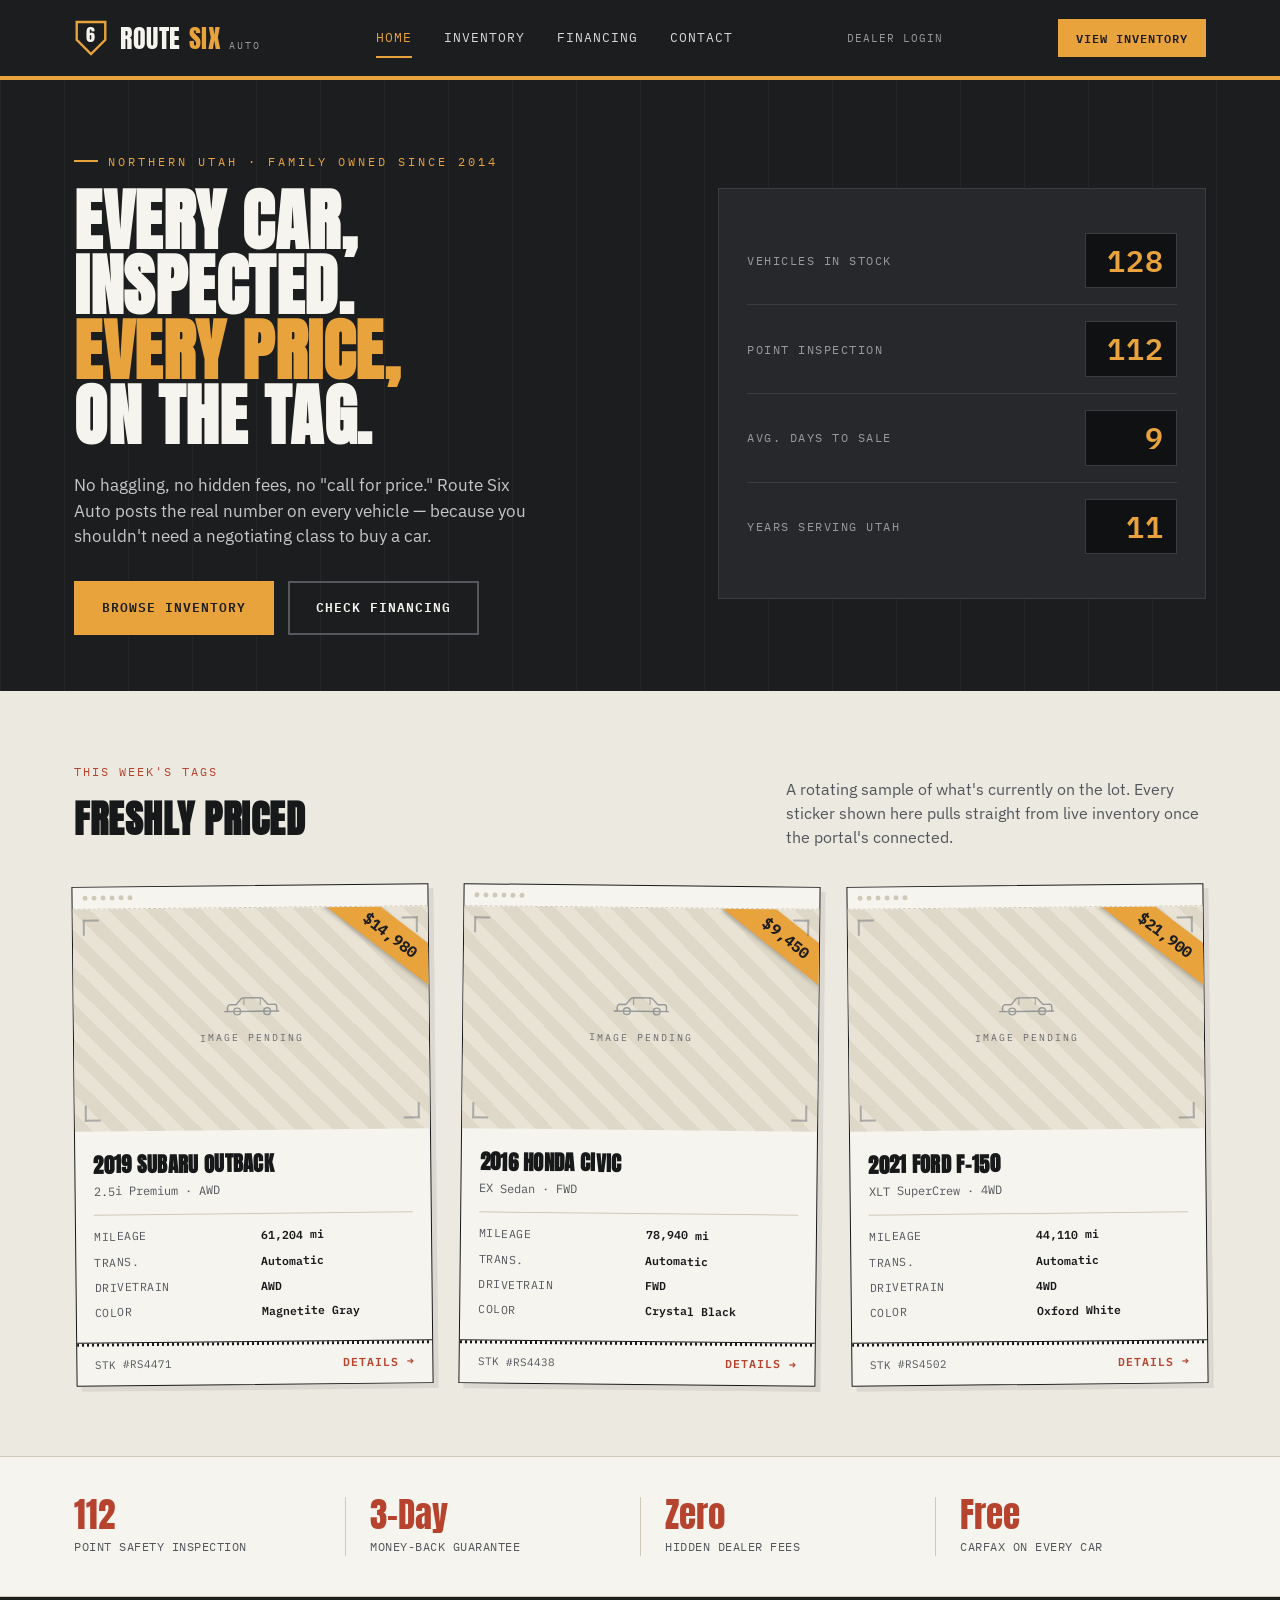
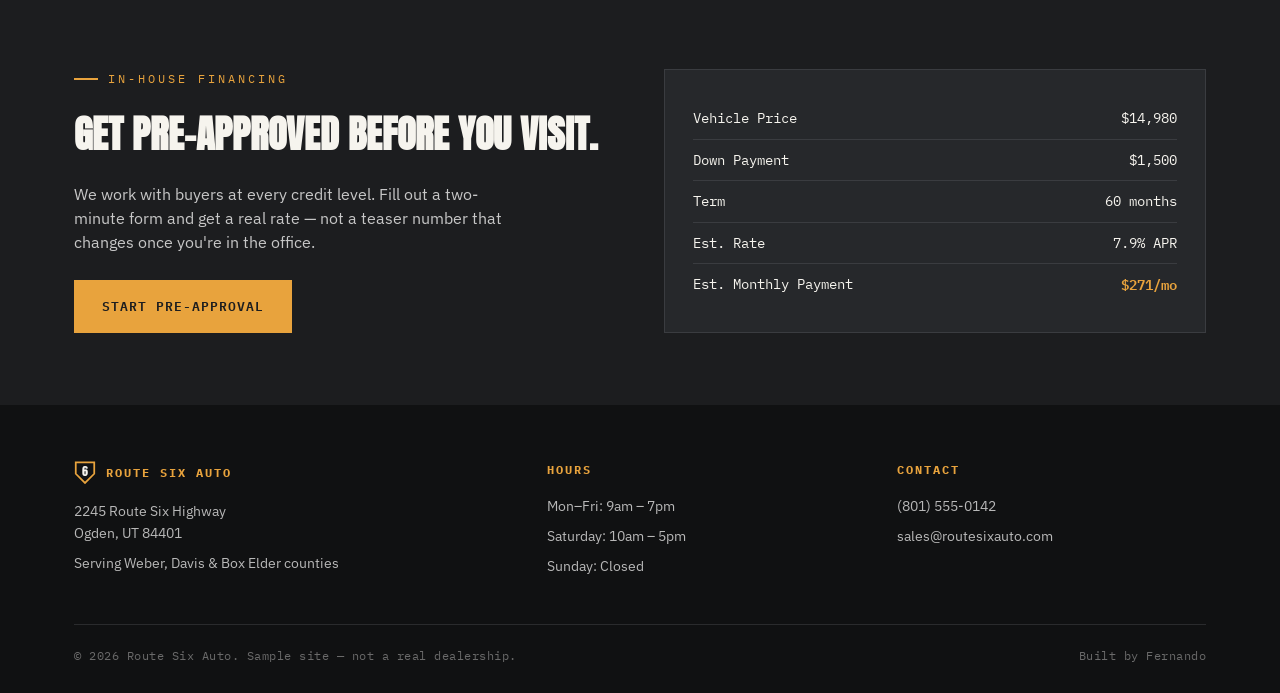
<file: index.html>
<!DOCTYPE html>
<html lang="en">
<head>
<meta charset="UTF-8">
<meta name="viewport" content="width=device-width, initial-scale=1.0">
<title>Route Six Auto — Used Cars, Honest Prices</title>
<meta name="description" content="Route Six Auto is a used car dealership offering inspected vehicles, transparent pricing, and in-house financing options.">
<link rel="icon" href="favicon.svg" type="image/svg+xml">
<link rel="preconnect" href="https://fonts.googleapis.com">
<link href="https://fonts.googleapis.com/css2?family=Anton&family=IBM+Plex+Mono:wght@400;500;600;700&family=IBM+Plex+Sans:wght@400;500;600&display=swap" rel="stylesheet">
<link rel="stylesheet" href="styles.css">
</head>
<body>

<header class="site-header">
  <div class="wrap">
    <a href="index.html" class="logo">
      <svg class="logo-mark" viewBox="0 0 100 104" aria-hidden="true">
        <path d="M8 6 H92 V58 L50 100 L8 58 Z"/>
        <text x="50" y="66" text-anchor="middle">6</text>
      </svg>
      <span class="logo-text">ROUTE <span>SIX</span><small>AUTO</small></span>
    </a>
    <nav class="main-nav">
      <a href="index.html" class="active">Home</a>
      <a href="inventory.html">Inventory</a>
      <a href="index.html#financing">Financing</a>
      <a href="index.html#contact">Contact</a>
    </nav>
    <a href="https://portal.potentianetwork.com/login" class="staff-login">Dealer Login</a>
    <a href="inventory.html" class="nav-cta">View Inventory</a>
  </div>
</header>

<section class="hero">
  <div class="wrap hero-grid">
    <div>
      <span class="eyebrow">Northern Utah · Family Owned Since 2014</span>
      <h1>Every car,<br>inspected.<br><em>Every price,</em><br>on the tag.</h1>
      <p class="lede">No haggling, no hidden fees, no "call for price." Route Six Auto posts the real number on every vehicle — because you shouldn't need a negotiating class to buy a car.</p>
      <div class="hero-actions">
        <a href="inventory.html" class="btn btn-primary">Browse Inventory</a>
        <a href="#financing" class="btn btn-outline">Check Financing</a>
      </div>
    </div>
    <div class="odometer-panel">
      <div class="odometer-row">
        <span class="odometer-label">Vehicles in Stock</span>
        <span class="odometer-value" data-target="128">000</span>
      </div>
      <div class="odometer-row">
        <span class="odometer-label">Point Inspection</span>
        <span class="odometer-value" data-target="112">000</span>
      </div>
      <div class="odometer-row">
        <span class="odometer-label">Avg. Days to Sale</span>
        <span class="odometer-value" data-target="9">00</span>
      </div>
      <div class="odometer-row">
        <span class="odometer-label">Years Serving Utah</span>
        <span class="odometer-value" data-target="11">00</span>
      </div>
    </div>
  </div>
</section>

<section class="section">
  <div class="wrap">
    <div class="section-head">
      <div>
        <span class="section-tag">This Week's Tags</span>
        <h2>Freshly Priced</h2>
      </div>
      <p>A rotating sample of what's currently on the lot. Every sticker shown here pulls straight from live inventory once the portal's connected.</p>
    </div>

    <div class="card-grid" id="featured-grid">

      <article class="sticker-card">
        <div class="sticker-perf"><span></span><span></span><span></span><span></span><span></span><span></span></div>
        <div class="sticker-photo">
          <div class="corner-tag">$14,980</div>
          <div class="frame-corner tl"></div>
          <div class="frame-corner tr"></div>
          <div class="frame-corner bl"></div>
          <div class="frame-corner br"></div>
          <div class="photo-placeholder">
            <svg class="car-icon" viewBox="0 0 120 60" xmlns="http://www.w3.org/2000/svg" fill="none" stroke="currentColor" stroke-width="3" stroke-linecap="round" stroke-linejoin="round">
              <path d="M10 40 L10 32 Q10 28 14 26 L28 26 L38 14 Q40 12 44 12 L78 12 Q82 12 84 15 L94 26 L108 26 Q112 26 112 32 L112 40"/>
              <line x1="4" y1="40" x2="116" y2="40"/>
              <circle cx="30" cy="40" r="7"/>
              <circle cx="92" cy="40" r="7"/>
              <line x1="44" y1="12" x2="44" y2="26" stroke-width="2"/>
              <line x1="78" y1="12" x2="78" y2="26" stroke-width="2"/>
            </svg>
            <span class="photo-label">Image Pending</span>
          </div>
        </div>
        <div class="sticker-body">
          <h3>2019 Subaru Outback</h3>
          <p class="sticker-trim">2.5i Premium · AWD</p>
          <dl class="spec-grid">
            <dt>Mileage</dt><dd>61,204 mi</dd>
            <dt>Trans.</dt><dd>Automatic</dd>
            <dt>Drivetrain</dt><dd>AWD</dt>
            <dt>Color</dt><dd>Magnetite Gray</dd>
          </dl>
        </div>
        <div class="sticker-footer">
          <span class="sticker-stock">STK #RS4471</span>
          <a href="inventory.html" class="sticker-link">Details →</a>
        </div>
      </article>

      <article class="sticker-card">
        <div class="sticker-perf"><span></span><span></span><span></span><span></span><span></span><span></span></div>
        <div class="sticker-photo">
          <div class="corner-tag">$9,450</div>
          <div class="frame-corner tl"></div>
          <div class="frame-corner tr"></div>
          <div class="frame-corner bl"></div>
          <div class="frame-corner br"></div>
          <div class="photo-placeholder">
            <svg class="car-icon" viewBox="0 0 120 60" xmlns="http://www.w3.org/2000/svg" fill="none" stroke="currentColor" stroke-width="3" stroke-linecap="round" stroke-linejoin="round">
              <path d="M10 40 L10 32 Q10 28 14 26 L28 26 L38 14 Q40 12 44 12 L78 12 Q82 12 84 15 L94 26 L108 26 Q112 26 112 32 L112 40"/>
              <line x1="4" y1="40" x2="116" y2="40"/>
              <circle cx="30" cy="40" r="7"/>
              <circle cx="92" cy="40" r="7"/>
              <line x1="44" y1="12" x2="44" y2="26" stroke-width="2"/>
              <line x1="78" y1="12" x2="78" y2="26" stroke-width="2"/>
            </svg>
            <span class="photo-label">Image Pending</span>
          </div>
        </div>
        <div class="sticker-body">
          <h3>2016 Honda Civic</h3>
          <p class="sticker-trim">EX Sedan · FWD</p>
          <dl class="spec-grid">
            <dt>Mileage</dt><dd>78,940 mi</dd>
            <dt>Trans.</dt><dd>Automatic</dd>
            <dt>Drivetrain</dt><dd>FWD</dt>
            <dt>Color</dt><dd>Crystal Black</dd>
          </dl>
        </div>
        <div class="sticker-footer">
          <span class="sticker-stock">STK #RS4438</span>
          <a href="inventory.html" class="sticker-link">Details →</a>
        </div>
      </article>

      <article class="sticker-card">
        <div class="sticker-perf"><span></span><span></span><span></span><span></span><span></span><span></span></div>
        <div class="sticker-photo">
          <div class="corner-tag">$21,900</div>
          <div class="frame-corner tl"></div>
          <div class="frame-corner tr"></div>
          <div class="frame-corner bl"></div>
          <div class="frame-corner br"></div>
          <div class="photo-placeholder">
            <svg class="car-icon" viewBox="0 0 120 60" xmlns="http://www.w3.org/2000/svg" fill="none" stroke="currentColor" stroke-width="3" stroke-linecap="round" stroke-linejoin="round">
              <path d="M10 40 L10 32 Q10 28 14 26 L28 26 L38 14 Q40 12 44 12 L78 12 Q82 12 84 15 L94 26 L108 26 Q112 26 112 32 L112 40"/>
              <line x1="4" y1="40" x2="116" y2="40"/>
              <circle cx="30" cy="40" r="7"/>
              <circle cx="92" cy="40" r="7"/>
              <line x1="44" y1="12" x2="44" y2="26" stroke-width="2"/>
              <line x1="78" y1="12" x2="78" y2="26" stroke-width="2"/>
            </svg>
            <span class="photo-label">Image Pending</span>
          </div>
        </div>
        <div class="sticker-body">
          <h3>2021 Ford F-150</h3>
          <p class="sticker-trim">XLT SuperCrew · 4WD</p>
          <dl class="spec-grid">
            <dt>Mileage</dt><dd>44,110 mi</dd>
            <dt>Trans.</dt><dd>Automatic</dd>
            <dt>Drivetrain</dt><dd>4WD</dt>
            <dt>Color</dt><dd>Oxford White</dd>
          </dl>
        </div>
        <div class="sticker-footer">
          <span class="sticker-stock">STK #RS4502</span>
          <a href="inventory.html" class="sticker-link">Details →</a>
        </div>
      </article>

    </div>
  </div>
</section>

<section class="trust-strip">
  <div class="wrap trust-grid">
    <div class="trust-item">
      <div class="num">112</div>
      <div class="label">Point Safety Inspection</div>
    </div>
    <div class="trust-item">
      <div class="num">3-Day</div>
      <div class="label">Money-Back Guarantee</div>
    </div>
    <div class="trust-item">
      <div class="num">Zero</div>
      <div class="label">Hidden Dealer Fees</div>
    </div>
    <div class="trust-item">
      <div class="num">Free</div>
      <div class="label">Carfax on Every Car</div>
    </div>
  </div>
</section>

<section class="financing" id="financing">
  <div class="wrap">
    <div>
      <span class="eyebrow" style="color:var(--amber)">In-House Financing</span>
      <h2>Get pre-approved before you visit.</h2>
      <p>We work with buyers at every credit level. Fill out a two-minute form and get a real rate — not a teaser number that changes once you're in the office.</p>
      <a href="#contact" class="btn btn-primary">Start Pre-Approval</a>
    </div>
    <div class="calc-box">
      <div class="calc-row"><span>Vehicle Price</span><span>$14,980</span></div>
      <div class="calc-row"><span>Down Payment</span><span>$1,500</span></div>
      <div class="calc-row"><span>Term</span><span>60 months</span></div>
      <div class="calc-row"><span>Est. Rate</span><span>7.9% APR</span></div>
      <div class="calc-row"><span>Est. Monthly Payment</span><span class="est">$271/mo</span></div>
    </div>
  </div>
</section>

<footer class="site-footer" id="contact">
  <div class="wrap">
    <div class="footer-grid">
      <div>
        <div class="footer-brand">
          <svg class="footer-mark" viewBox="0 0 100 104" aria-hidden="true"><path d="M8 6 H92 V58 L50 100 L8 58 Z"/><text x="50" y="66" text-anchor="middle">6</text></svg>
          <h4>Route Six Auto</h4>
        </div>
        <p>2245 Route Six Highway<br>Ogden, UT 84401</p>
        <p>Serving Weber, Davis &amp; Box Elder counties</p>
      </div>
      <div>
        <h4>Hours</h4>
        <p>Mon–Fri: 9am – 7pm</p>
        <p>Saturday: 10am – 5pm</p>
        <p>Sunday: Closed</p>
      </div>
      <div>
        <h4>Contact</h4>
        <p>(801) 555-0142</p>
        <p>sales@routesixauto.com</p>
      </div>
    </div>
    <div class="footer-bottom">
      <span>© 2026 Route Six Auto. Sample site — not a real dealership.</span>
      <span>Built by Fernando</span>
    </div>
  </div>
</footer>

<script src="script.js"></script>
</body>
</html>
</file>
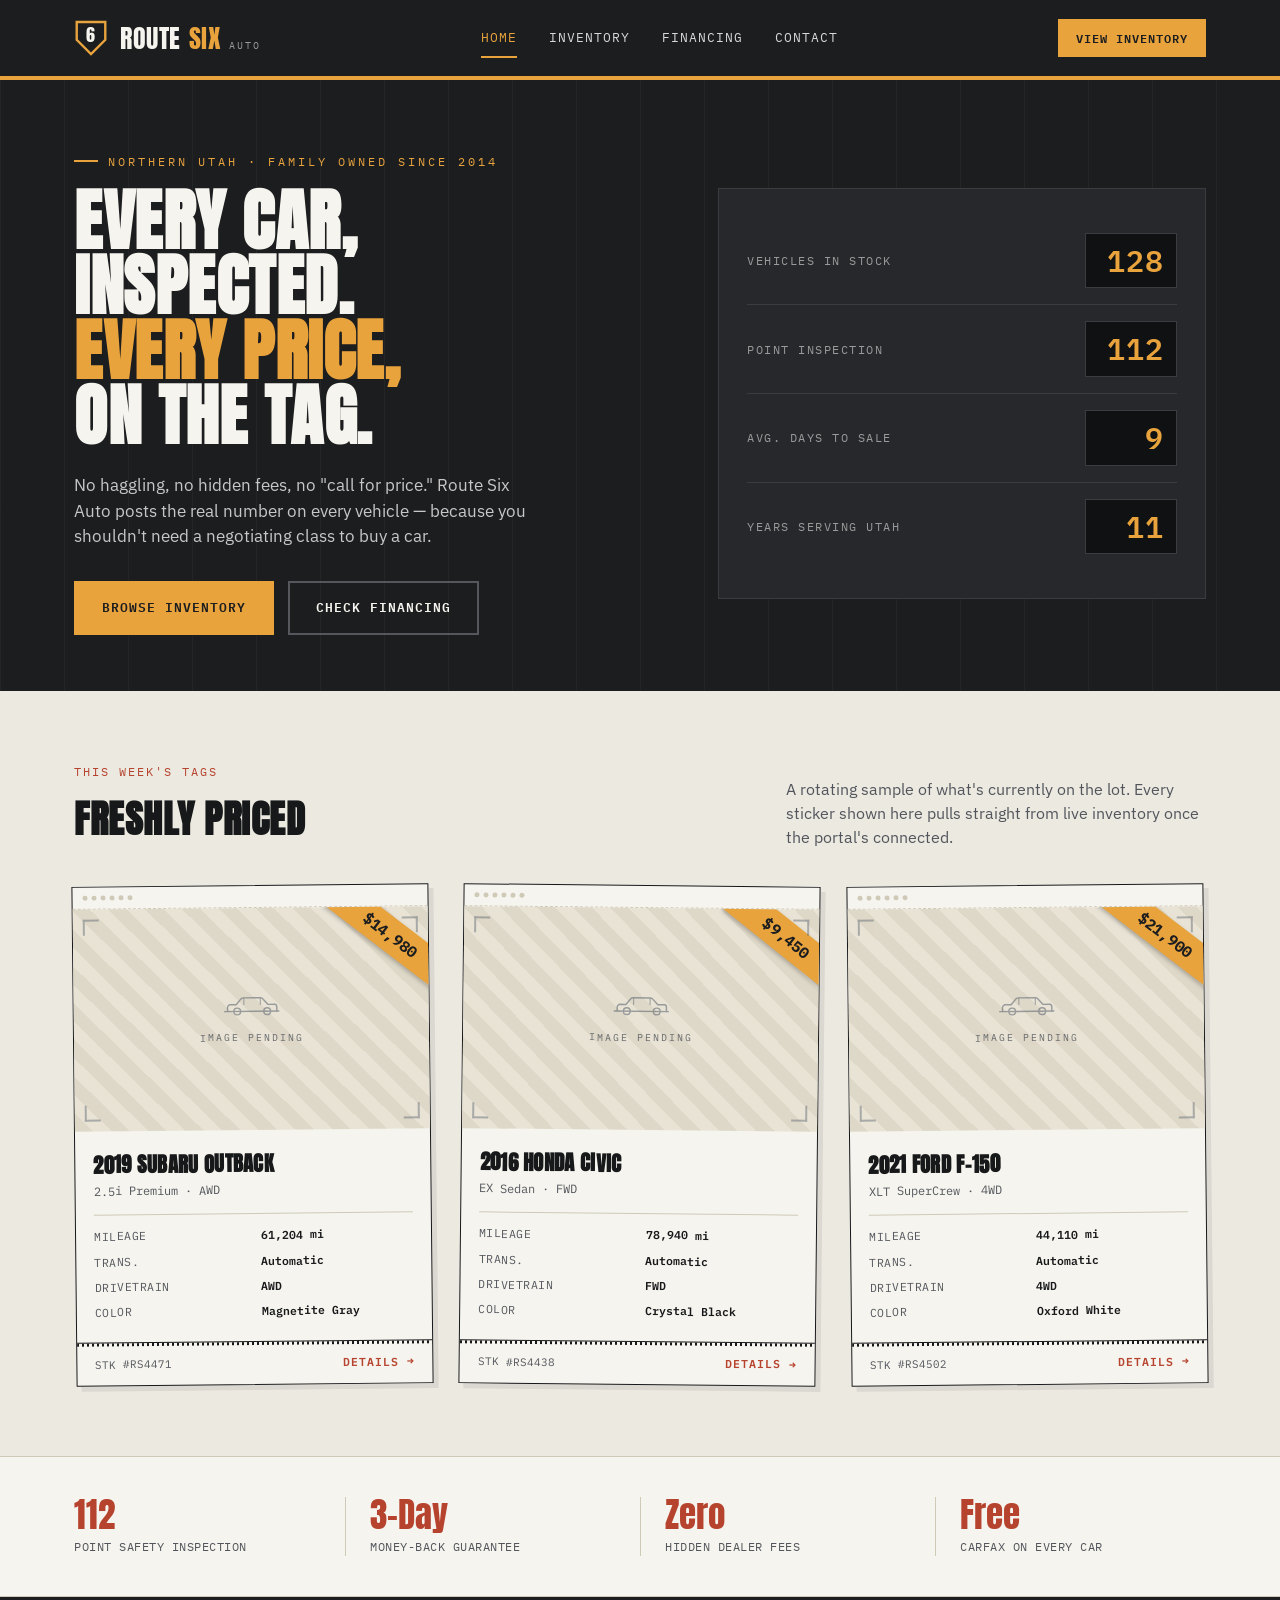
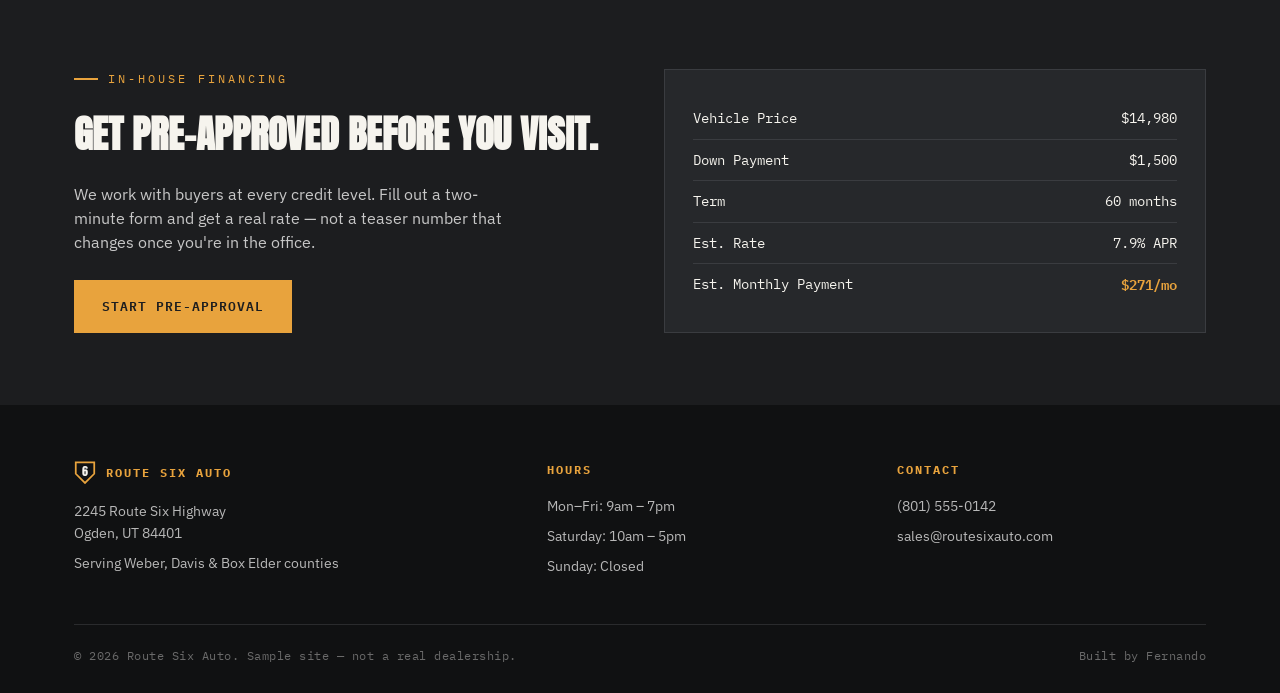
<file: index 18.html>
<!DOCTYPE html>
<html lang="en">
<head>
<meta charset="UTF-8">
<meta name="viewport" content="width=device-width, initial-scale=1.0">
<title>Route Six Auto — Used Cars, Honest Prices</title>
<meta name="description" content="Route Six Auto is a used car dealership offering inspected vehicles, transparent pricing, and in-house financing options.">
<link rel="icon" href="favicon.svg" type="image/svg+xml">
<link rel="preconnect" href="https://fonts.googleapis.com">
<link href="https://fonts.googleapis.com/css2?family=Anton&family=IBM+Plex+Mono:wght@400;500;600;700&family=IBM+Plex+Sans:wght@400;500;600&display=swap" rel="stylesheet">
<link rel="stylesheet" href="styles.css">
</head>
<body>

<header class="site-header">
  <div class="wrap">
    <a href="index.html" class="logo">
      <svg class="logo-mark" viewBox="0 0 100 104" aria-hidden="true">
        <path d="M8 6 H92 V58 L50 100 L8 58 Z"/>
        <text x="50" y="66" text-anchor="middle">6</text>
      </svg>
      <span class="logo-text">ROUTE <span>SIX</span><small>AUTO</small></span>
    </a>
    <nav class="main-nav">
      <a href="index.html" class="active">Home</a>
      <a href="inventory.html">Inventory</a>
      <a href="index.html#financing">Financing</a>
      <a href="index.html#contact">Contact</a>
    </nav>
    <a href="inventory.html" class="nav-cta">View Inventory</a>
  </div>
</header>

<section class="hero">
  <div class="wrap hero-grid">
    <div>
      <span class="eyebrow">Northern Utah · Family Owned Since 2014</span>
      <h1>Every car,<br>inspected.<br><em>Every price,</em><br>on the tag.</h1>
      <p class="lede">No haggling, no hidden fees, no "call for price." Route Six Auto posts the real number on every vehicle — because you shouldn't need a negotiating class to buy a car.</p>
      <div class="hero-actions">
        <a href="inventory.html" class="btn btn-primary">Browse Inventory</a>
        <a href="#financing" class="btn btn-outline">Check Financing</a>
      </div>
    </div>
    <div class="odometer-panel">
      <div class="odometer-row">
        <span class="odometer-label">Vehicles in Stock</span>
        <span class="odometer-value" data-target="128">000</span>
      </div>
      <div class="odometer-row">
        <span class="odometer-label">Point Inspection</span>
        <span class="odometer-value" data-target="112">000</span>
      </div>
      <div class="odometer-row">
        <span class="odometer-label">Avg. Days to Sale</span>
        <span class="odometer-value" data-target="9">00</span>
      </div>
      <div class="odometer-row">
        <span class="odometer-label">Years Serving Utah</span>
        <span class="odometer-value" data-target="11">00</span>
      </div>
    </div>
  </div>
</section>

<section class="section">
  <div class="wrap">
    <div class="section-head">
      <div>
        <span class="section-tag">This Week's Tags</span>
        <h2>Freshly Priced</h2>
      </div>
      <p>A rotating sample of what's currently on the lot. Every sticker shown here pulls straight from live inventory once the portal's connected.</p>
    </div>

    <div class="card-grid">

      <article class="sticker-card">
        <div class="sticker-perf"><span></span><span></span><span></span><span></span><span></span><span></span></div>
        <div class="sticker-photo">
          <div class="corner-tag">$14,980</div>
          <div class="frame-corner tl"></div>
          <div class="frame-corner tr"></div>
          <div class="frame-corner bl"></div>
          <div class="frame-corner br"></div>
          <div class="photo-placeholder">
            <svg class="car-icon" viewBox="0 0 120 60" xmlns="http://www.w3.org/2000/svg" fill="none" stroke="currentColor" stroke-width="3" stroke-linecap="round" stroke-linejoin="round">
              <path d="M10 40 L10 32 Q10 28 14 26 L28 26 L38 14 Q40 12 44 12 L78 12 Q82 12 84 15 L94 26 L108 26 Q112 26 112 32 L112 40"/>
              <line x1="4" y1="40" x2="116" y2="40"/>
              <circle cx="30" cy="40" r="7"/>
              <circle cx="92" cy="40" r="7"/>
              <line x1="44" y1="12" x2="44" y2="26" stroke-width="2"/>
              <line x1="78" y1="12" x2="78" y2="26" stroke-width="2"/>
            </svg>
            <span class="photo-label">Image Pending</span>
          </div>
        </div>
        <div class="sticker-body">
          <h3>2019 Subaru Outback</h3>
          <p class="sticker-trim">2.5i Premium · AWD</p>
          <dl class="spec-grid">
            <dt>Mileage</dt><dd>61,204 mi</dd>
            <dt>Trans.</dt><dd>Automatic</dd>
            <dt>Drivetrain</dt><dd>AWD</dt>
            <dt>Color</dt><dd>Magnetite Gray</dd>
          </dl>
        </div>
        <div class="sticker-footer">
          <span class="sticker-stock">STK #RS4471</span>
          <a href="inventory.html" class="sticker-link">Details →</a>
        </div>
      </article>

      <article class="sticker-card">
        <div class="sticker-perf"><span></span><span></span><span></span><span></span><span></span><span></span></div>
        <div class="sticker-photo">
          <div class="corner-tag">$9,450</div>
          <div class="frame-corner tl"></div>
          <div class="frame-corner tr"></div>
          <div class="frame-corner bl"></div>
          <div class="frame-corner br"></div>
          <div class="photo-placeholder">
            <svg class="car-icon" viewBox="0 0 120 60" xmlns="http://www.w3.org/2000/svg" fill="none" stroke="currentColor" stroke-width="3" stroke-linecap="round" stroke-linejoin="round">
              <path d="M10 40 L10 32 Q10 28 14 26 L28 26 L38 14 Q40 12 44 12 L78 12 Q82 12 84 15 L94 26 L108 26 Q112 26 112 32 L112 40"/>
              <line x1="4" y1="40" x2="116" y2="40"/>
              <circle cx="30" cy="40" r="7"/>
              <circle cx="92" cy="40" r="7"/>
              <line x1="44" y1="12" x2="44" y2="26" stroke-width="2"/>
              <line x1="78" y1="12" x2="78" y2="26" stroke-width="2"/>
            </svg>
            <span class="photo-label">Image Pending</span>
          </div>
        </div>
        <div class="sticker-body">
          <h3>2016 Honda Civic</h3>
          <p class="sticker-trim">EX Sedan · FWD</p>
          <dl class="spec-grid">
            <dt>Mileage</dt><dd>78,940 mi</dd>
            <dt>Trans.</dt><dd>Automatic</dd>
            <dt>Drivetrain</dt><dd>FWD</dt>
            <dt>Color</dt><dd>Crystal Black</dd>
          </dl>
        </div>
        <div class="sticker-footer">
          <span class="sticker-stock">STK #RS4438</span>
          <a href="inventory.html" class="sticker-link">Details →</a>
        </div>
      </article>

      <article class="sticker-card">
        <div class="sticker-perf"><span></span><span></span><span></span><span></span><span></span><span></span></div>
        <div class="sticker-photo">
          <div class="corner-tag">$21,900</div>
          <div class="frame-corner tl"></div>
          <div class="frame-corner tr"></div>
          <div class="frame-corner bl"></div>
          <div class="frame-corner br"></div>
          <div class="photo-placeholder">
            <svg class="car-icon" viewBox="0 0 120 60" xmlns="http://www.w3.org/2000/svg" fill="none" stroke="currentColor" stroke-width="3" stroke-linecap="round" stroke-linejoin="round">
              <path d="M10 40 L10 32 Q10 28 14 26 L28 26 L38 14 Q40 12 44 12 L78 12 Q82 12 84 15 L94 26 L108 26 Q112 26 112 32 L112 40"/>
              <line x1="4" y1="40" x2="116" y2="40"/>
              <circle cx="30" cy="40" r="7"/>
              <circle cx="92" cy="40" r="7"/>
              <line x1="44" y1="12" x2="44" y2="26" stroke-width="2"/>
              <line x1="78" y1="12" x2="78" y2="26" stroke-width="2"/>
            </svg>
            <span class="photo-label">Image Pending</span>
          </div>
        </div>
        <div class="sticker-body">
          <h3>2021 Ford F-150</h3>
          <p class="sticker-trim">XLT SuperCrew · 4WD</p>
          <dl class="spec-grid">
            <dt>Mileage</dt><dd>44,110 mi</dd>
            <dt>Trans.</dt><dd>Automatic</dd>
            <dt>Drivetrain</dt><dd>4WD</dt>
            <dt>Color</dt><dd>Oxford White</dd>
          </dl>
        </div>
        <div class="sticker-footer">
          <span class="sticker-stock">STK #RS4502</span>
          <a href="inventory.html" class="sticker-link">Details →</a>
        </div>
      </article>

    </div>
  </div>
</section>

<section class="trust-strip">
  <div class="wrap trust-grid">
    <div class="trust-item">
      <div class="num">112</div>
      <div class="label">Point Safety Inspection</div>
    </div>
    <div class="trust-item">
      <div class="num">3-Day</div>
      <div class="label">Money-Back Guarantee</div>
    </div>
    <div class="trust-item">
      <div class="num">Zero</div>
      <div class="label">Hidden Dealer Fees</div>
    </div>
    <div class="trust-item">
      <div class="num">Free</div>
      <div class="label">Carfax on Every Car</div>
    </div>
  </div>
</section>

<section class="financing" id="financing">
  <div class="wrap">
    <div>
      <span class="eyebrow" style="color:var(--amber)">In-House Financing</span>
      <h2>Get pre-approved before you visit.</h2>
      <p>We work with buyers at every credit level. Fill out a two-minute form and get a real rate — not a teaser number that changes once you're in the office.</p>
      <a href="#contact" class="btn btn-primary">Start Pre-Approval</a>
    </div>
    <div class="calc-box">
      <div class="calc-row"><span>Vehicle Price</span><span>$14,980</span></div>
      <div class="calc-row"><span>Down Payment</span><span>$1,500</span></div>
      <div class="calc-row"><span>Term</span><span>60 months</span></div>
      <div class="calc-row"><span>Est. Rate</span><span>7.9% APR</span></div>
      <div class="calc-row"><span>Est. Monthly Payment</span><span class="est">$271/mo</span></div>
    </div>
  </div>
</section>

<footer class="site-footer" id="contact">
  <div class="wrap">
    <div class="footer-grid">
      <div>
        <div class="footer-brand">
          <svg class="footer-mark" viewBox="0 0 100 104" aria-hidden="true"><path d="M8 6 H92 V58 L50 100 L8 58 Z"/><text x="50" y="66" text-anchor="middle">6</text></svg>
          <h4>Route Six Auto</h4>
        </div>
        <p>2245 Route Six Highway<br>Ogden, UT 84401</p>
        <p>Serving Weber, Davis &amp; Box Elder counties</p>
      </div>
      <div>
        <h4>Hours</h4>
        <p>Mon–Fri: 9am – 7pm</p>
        <p>Saturday: 10am – 5pm</p>
        <p>Sunday: Closed</p>
      </div>
      <div>
        <h4>Contact</h4>
        <p>(801) 555-0142</p>
        <p>sales@routesixauto.com</p>
      </div>
    </div>
    <div class="footer-bottom">
      <span>© 2026 Route Six Auto. Sample site — not a real dealership.</span>
      <span>Built by Fernando</span>
    </div>
  </div>
</footer>

<script src="script.js"></script>
</body>
</html>
</file>
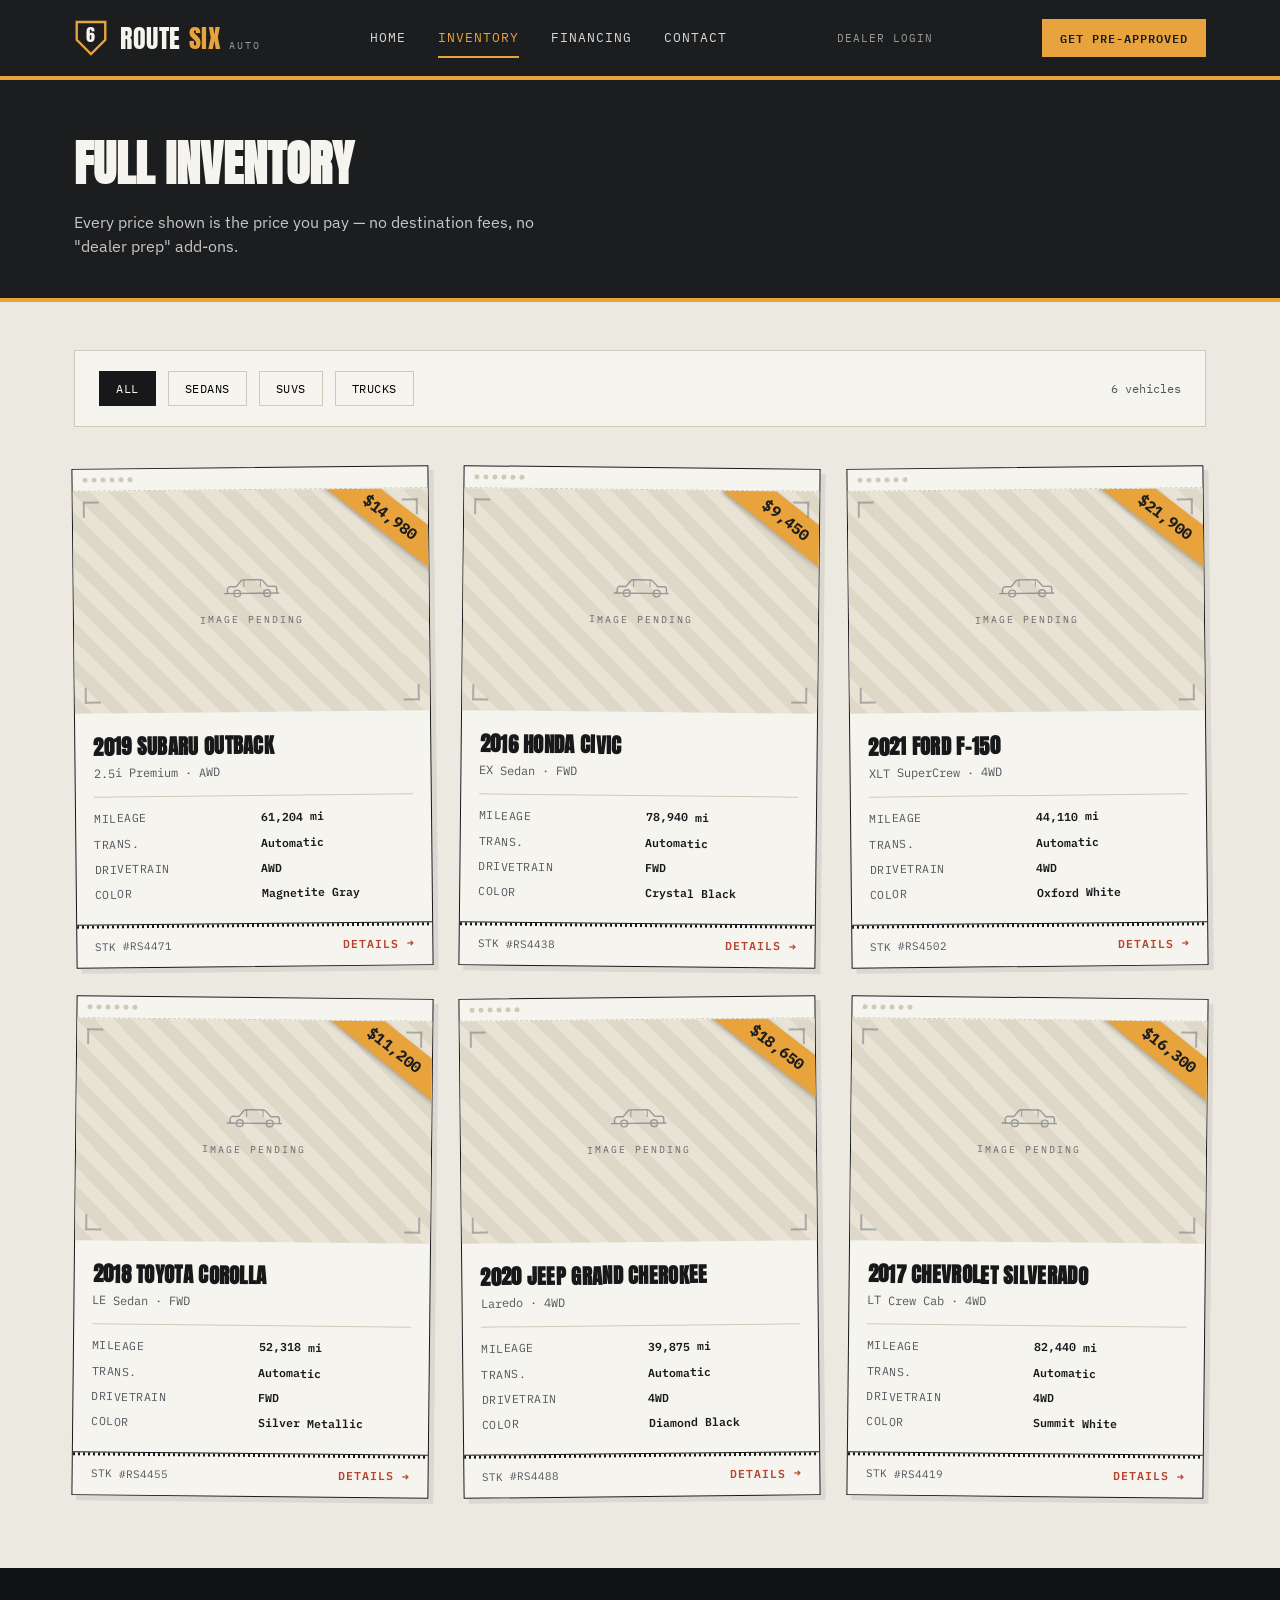
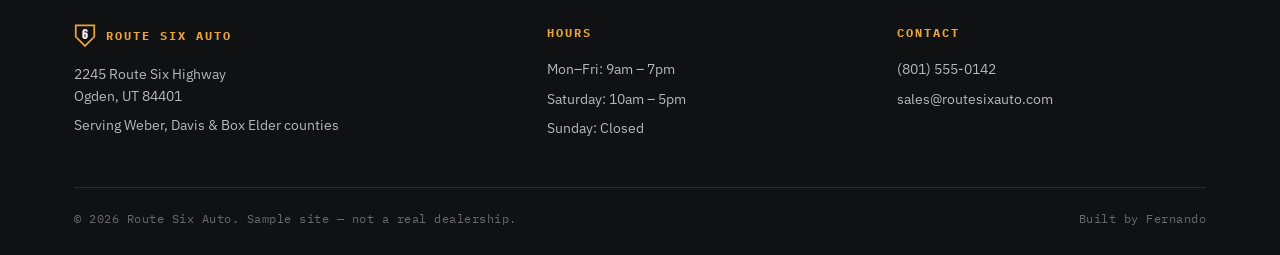
<file: inventory.html>
<!DOCTYPE html>
<html lang="en">
<head>
<meta charset="UTF-8">
<meta name="viewport" content="width=device-width, initial-scale=1.0">
<title>Inventory — Route Six Auto</title>
<meta name="description" content="Browse in-stock used vehicles at Route Six Auto in Ogden, UT. Filter by body type and see full specs on every car.">
<link rel="icon" href="favicon.svg" type="image/svg+xml">
<link rel="preconnect" href="https://fonts.googleapis.com">
<link href="https://fonts.googleapis.com/css2?family=Anton&family=IBM+Plex+Mono:wght@400;500;600;700&family=IBM+Plex+Sans:wght@400;500;600&display=swap" rel="stylesheet">
<link rel="stylesheet" href="styles.css">
</head>
<body>

<header class="site-header">
  <div class="wrap">
    <a href="index.html" class="logo">
      <svg class="logo-mark" viewBox="0 0 100 104" aria-hidden="true">
        <path d="M8 6 H92 V58 L50 100 L8 58 Z"/>
        <text x="50" y="66" text-anchor="middle">6</text>
      </svg>
      <span class="logo-text">ROUTE <span>SIX</span><small>AUTO</small></span>
    </a>
    <nav class="main-nav">
      <a href="index.html">Home</a>
      <a href="inventory.html" class="active">Inventory</a>
      <a href="index.html#financing">Financing</a>
      <a href="index.html#contact">Contact</a>
    </nav>
    <a href="https://portal.potentianetwork.com/login" class="staff-login">Dealer Login</a>
    <a href="index.html#financing" class="nav-cta">Get Pre-Approved</a>
  </div>
</header>

<section class="page-hero">
  <div class="wrap">
    <h1>Full Inventory</h1>
    <p>Every price shown is the price you pay — no destination fees, no "dealer prep" add-ons.</p>
  </div>
</section>

<section class="section" style="padding-top:48px;">
  <div class="wrap">

    <div class="filter-bar">
      <button class="filter-chip active" data-filter="all">All</button>
      <button class="filter-chip" data-filter="sedan">Sedans</button>
      <button class="filter-chip" data-filter="suv">SUVs</button>
      <button class="filter-chip" data-filter="truck">Trucks</button>
      <span class="filter-count"><span id="visible-count">6</span> vehicles</span>
    </div>

    <div class="card-grid" id="grid">

      <article class="sticker-card" data-type="suv">
        <div class="sticker-perf"><span></span><span></span><span></span><span></span><span></span><span></span></div>
        <div class="sticker-photo">
          <div class="corner-tag">$14,980</div>
          <div class="frame-corner tl"></div>
          <div class="frame-corner tr"></div>
          <div class="frame-corner bl"></div>
          <div class="frame-corner br"></div>
          <div class="photo-placeholder">
            <svg class="car-icon" viewBox="0 0 120 60" xmlns="http://www.w3.org/2000/svg" fill="none" stroke="currentColor" stroke-width="3" stroke-linecap="round" stroke-linejoin="round">
              <path d="M10 40 L10 32 Q10 28 14 26 L28 26 L38 14 Q40 12 44 12 L78 12 Q82 12 84 15 L94 26 L108 26 Q112 26 112 32 L112 40"/>
              <line x1="4" y1="40" x2="116" y2="40"/>
              <circle cx="30" cy="40" r="7"/>
              <circle cx="92" cy="40" r="7"/>
              <line x1="44" y1="12" x2="44" y2="26" stroke-width="2"/>
              <line x1="78" y1="12" x2="78" y2="26" stroke-width="2"/>
            </svg>
            <span class="photo-label">Image Pending</span>
          </div>
        </div>
        <div class="sticker-body">
          <h3>2019 Subaru Outback</h3>
          <p class="sticker-trim">2.5i Premium · AWD</p>
          <dl class="spec-grid">
            <dt>Mileage</dt><dd>61,204 mi</dd>
            <dt>Trans.</dt><dd>Automatic</dd>
            <dt>Drivetrain</dt><dd>AWD</dt>
            <dt>Color</dt><dd>Magnetite Gray</dd>
          </dl>
        </div>
        <div class="sticker-footer"><span class="sticker-stock">STK #RS4471</span><a href="#" class="sticker-link">Details →</a></div>
      </article>

      <article class="sticker-card" data-type="sedan">
        <div class="sticker-perf"><span></span><span></span><span></span><span></span><span></span><span></span></div>
        <div class="sticker-photo">
          <div class="corner-tag">$9,450</div>
          <div class="frame-corner tl"></div>
          <div class="frame-corner tr"></div>
          <div class="frame-corner bl"></div>
          <div class="frame-corner br"></div>
          <div class="photo-placeholder">
            <svg class="car-icon" viewBox="0 0 120 60" xmlns="http://www.w3.org/2000/svg" fill="none" stroke="currentColor" stroke-width="3" stroke-linecap="round" stroke-linejoin="round">
              <path d="M10 40 L10 32 Q10 28 14 26 L28 26 L38 14 Q40 12 44 12 L78 12 Q82 12 84 15 L94 26 L108 26 Q112 26 112 32 L112 40"/>
              <line x1="4" y1="40" x2="116" y2="40"/>
              <circle cx="30" cy="40" r="7"/>
              <circle cx="92" cy="40" r="7"/>
              <line x1="44" y1="12" x2="44" y2="26" stroke-width="2"/>
              <line x1="78" y1="12" x2="78" y2="26" stroke-width="2"/>
            </svg>
            <span class="photo-label">Image Pending</span>
          </div>
        </div>
        <div class="sticker-body">
          <h3>2016 Honda Civic</h3>
          <p class="sticker-trim">EX Sedan · FWD</p>
          <dl class="spec-grid">
            <dt>Mileage</dt><dd>78,940 mi</dd>
            <dt>Trans.</dt><dd>Automatic</dd>
            <dt>Drivetrain</dt><dd>FWD</dt>
            <dt>Color</dt><dd>Crystal Black</dd>
          </dl>
        </div>
        <div class="sticker-footer"><span class="sticker-stock">STK #RS4438</span><a href="#" class="sticker-link">Details →</a></div>
      </article>

      <article class="sticker-card" data-type="truck">
        <div class="sticker-perf"><span></span><span></span><span></span><span></span><span></span><span></span></div>
        <div class="sticker-photo">
          <div class="corner-tag">$21,900</div>
          <div class="frame-corner tl"></div>
          <div class="frame-corner tr"></div>
          <div class="frame-corner bl"></div>
          <div class="frame-corner br"></div>
          <div class="photo-placeholder">
            <svg class="car-icon" viewBox="0 0 120 60" xmlns="http://www.w3.org/2000/svg" fill="none" stroke="currentColor" stroke-width="3" stroke-linecap="round" stroke-linejoin="round">
              <path d="M10 40 L10 32 Q10 28 14 26 L28 26 L38 14 Q40 12 44 12 L78 12 Q82 12 84 15 L94 26 L108 26 Q112 26 112 32 L112 40"/>
              <line x1="4" y1="40" x2="116" y2="40"/>
              <circle cx="30" cy="40" r="7"/>
              <circle cx="92" cy="40" r="7"/>
              <line x1="44" y1="12" x2="44" y2="26" stroke-width="2"/>
              <line x1="78" y1="12" x2="78" y2="26" stroke-width="2"/>
            </svg>
            <span class="photo-label">Image Pending</span>
          </div>
        </div>
        <div class="sticker-body">
          <h3>2021 Ford F-150</h3>
          <p class="sticker-trim">XLT SuperCrew · 4WD</p>
          <dl class="spec-grid">
            <dt>Mileage</dt><dd>44,110 mi</dd>
            <dt>Trans.</dt><dd>Automatic</dd>
            <dt>Drivetrain</dt><dd>4WD</dt>
            <dt>Color</dt><dd>Oxford White</dd>
          </dl>
        </div>
        <div class="sticker-footer"><span class="sticker-stock">STK #RS4502</span><a href="#" class="sticker-link">Details →</a></div>
      </article>

      <article class="sticker-card" data-type="sedan">
        <div class="sticker-perf"><span></span><span></span><span></span><span></span><span></span><span></span></div>
        <div class="sticker-photo">
          <div class="corner-tag">$11,200</div>
          <div class="frame-corner tl"></div>
          <div class="frame-corner tr"></div>
          <div class="frame-corner bl"></div>
          <div class="frame-corner br"></div>
          <div class="photo-placeholder">
            <svg class="car-icon" viewBox="0 0 120 60" xmlns="http://www.w3.org/2000/svg" fill="none" stroke="currentColor" stroke-width="3" stroke-linecap="round" stroke-linejoin="round">
              <path d="M10 40 L10 32 Q10 28 14 26 L28 26 L38 14 Q40 12 44 12 L78 12 Q82 12 84 15 L94 26 L108 26 Q112 26 112 32 L112 40"/>
              <line x1="4" y1="40" x2="116" y2="40"/>
              <circle cx="30" cy="40" r="7"/>
              <circle cx="92" cy="40" r="7"/>
              <line x1="44" y1="12" x2="44" y2="26" stroke-width="2"/>
              <line x1="78" y1="12" x2="78" y2="26" stroke-width="2"/>
            </svg>
            <span class="photo-label">Image Pending</span>
          </div>
        </div>
        <div class="sticker-body">
          <h3>2018 Toyota Corolla</h3>
          <p class="sticker-trim">LE Sedan · FWD</p>
          <dl class="spec-grid">
            <dt>Mileage</dt><dd>52,318 mi</dd>
            <dt>Trans.</dt><dd>Automatic</dd>
            <dt>Drivetrain</dt><dd>FWD</dt>
            <dt>Color</dt><dd>Silver Metallic</dd>
          </dl>
        </div>
        <div class="sticker-footer"><span class="sticker-stock">STK #RS4455</span><a href="#" class="sticker-link">Details →</a></div>
      </article>

      <article class="sticker-card" data-type="suv">
        <div class="sticker-perf"><span></span><span></span><span></span><span></span><span></span><span></span></div>
        <div class="sticker-photo">
          <div class="corner-tag">$18,650</div>
          <div class="frame-corner tl"></div>
          <div class="frame-corner tr"></div>
          <div class="frame-corner bl"></div>
          <div class="frame-corner br"></div>
          <div class="photo-placeholder">
            <svg class="car-icon" viewBox="0 0 120 60" xmlns="http://www.w3.org/2000/svg" fill="none" stroke="currentColor" stroke-width="3" stroke-linecap="round" stroke-linejoin="round">
              <path d="M10 40 L10 32 Q10 28 14 26 L28 26 L38 14 Q40 12 44 12 L78 12 Q82 12 84 15 L94 26 L108 26 Q112 26 112 32 L112 40"/>
              <line x1="4" y1="40" x2="116" y2="40"/>
              <circle cx="30" cy="40" r="7"/>
              <circle cx="92" cy="40" r="7"/>
              <line x1="44" y1="12" x2="44" y2="26" stroke-width="2"/>
              <line x1="78" y1="12" x2="78" y2="26" stroke-width="2"/>
            </svg>
            <span class="photo-label">Image Pending</span>
          </div>
        </div>
        <div class="sticker-body">
          <h3>2020 Jeep Grand Cherokee</h3>
          <p class="sticker-trim">Laredo · 4WD</p>
          <dl class="spec-grid">
            <dt>Mileage</dt><dd>39,875 mi</dd>
            <dt>Trans.</dt><dd>Automatic</dd>
            <dt>Drivetrain</dt><dd>4WD</dd>
            <dt>Color</dt><dd>Diamond Black</dd>
          </dl>
        </div>
        <div class="sticker-footer"><span class="sticker-stock">STK #RS4488</span><a href="#" class="sticker-link">Details →</a></div>
      </article>

      <article class="sticker-card" data-type="truck">
        <div class="sticker-perf"><span></span><span></span><span></span><span></span><span></span><span></span></div>
        <div class="sticker-photo">
          <div class="corner-tag">$16,300</div>
          <div class="frame-corner tl"></div>
          <div class="frame-corner tr"></div>
          <div class="frame-corner bl"></div>
          <div class="frame-corner br"></div>
          <div class="photo-placeholder">
            <svg class="car-icon" viewBox="0 0 120 60" xmlns="http://www.w3.org/2000/svg" fill="none" stroke="currentColor" stroke-width="3" stroke-linecap="round" stroke-linejoin="round">
              <path d="M10 40 L10 32 Q10 28 14 26 L28 26 L38 14 Q40 12 44 12 L78 12 Q82 12 84 15 L94 26 L108 26 Q112 26 112 32 L112 40"/>
              <line x1="4" y1="40" x2="116" y2="40"/>
              <circle cx="30" cy="40" r="7"/>
              <circle cx="92" cy="40" r="7"/>
              <line x1="44" y1="12" x2="44" y2="26" stroke-width="2"/>
              <line x1="78" y1="12" x2="78" y2="26" stroke-width="2"/>
            </svg>
            <span class="photo-label">Image Pending</span>
          </div>
        </div>
        <div class="sticker-body">
          <h3>2017 Chevrolet Silverado</h3>
          <p class="sticker-trim">LT Crew Cab · 4WD</p>
          <dl class="spec-grid">
            <dt>Mileage</dt><dd>82,440 mi</dd>
            <dt>Trans.</dt><dd>Automatic</dd>
            <dt>Drivetrain</dt><dd>4WD</dt>
            <dt>Color</dt><dd>Summit White</dd>
          </dl>
        </div>
        <div class="sticker-footer"><span class="sticker-stock">STK #RS4419</span><a href="#" class="sticker-link">Details →</a></div>
      </article>

    </div>
  </div>
</section>

<footer class="site-footer">
  <div class="wrap">
    <div class="footer-grid">
      <div>
        <div class="footer-brand">
          <svg class="footer-mark" viewBox="0 0 100 104" aria-hidden="true"><path d="M8 6 H92 V58 L50 100 L8 58 Z"/><text x="50" y="66" text-anchor="middle">6</text></svg>
          <h4>Route Six Auto</h4>
        </div>
        <p>2245 Route Six Highway<br>Ogden, UT 84401</p>
        <p>Serving Weber, Davis &amp; Box Elder counties</p>
      </div>
      <div>
        <h4>Hours</h4>
        <p>Mon–Fri: 9am – 7pm</p>
        <p>Saturday: 10am – 5pm</p>
        <p>Sunday: Closed</p>
      </div>
      <div>
        <h4>Contact</h4>
        <p>(801) 555-0142</p>
        <p>sales@routesixauto.com</p>
      </div>
    </div>
    <div class="footer-bottom">
      <span>© 2026 Route Six Auto. Sample site — not a real dealership.</span>
      <span>Built by Fernando</span>
    </div>
  </div>
</footer>

<script src="script.js"></script>
</body>
</html>
</file>
<file: styles.css>
:root {
  --asphalt: #1c1d1f;
  --asphalt-2: #26282b;
  --paper: #ece9e1;
  --paper-2: #f6f4ee;
  --line: #cfc9b8;
  --ink: #17181a;
  --ink-soft: #52565c;
  --amber: #e8a33d;
  --amber-dark: #b97a1f;
  --rust: #b6432e;
  --steel: #4b5563;

  --display: "Anton", "Arial Narrow", sans-serif;
  --body: "IBM Plex Sans", -apple-system, sans-serif;
  --mono: "IBM Plex Mono", monospace;
}

* { box-sizing: border-box; margin: 0; padding: 0; }

html { scroll-behavior: smooth; }

body {
  background: var(--paper);
  color: var(--ink);
  font-family: var(--body);
  line-height: 1.5;
  -webkit-font-smoothing: antialiased;
}

a { color: inherit; text-decoration: none; }

img { max-width: 100%; display: block; }

:focus-visible {
  outline: 3px solid var(--amber-dark);
  outline-offset: 2px;
}

.wrap {
  max-width: 1180px;
  margin: 0 auto;
  padding: 0 24px;
}

/* ---------- Header ---------- */
.site-header {
  background: var(--asphalt);
  color: var(--paper-2);
  border-bottom: 4px solid var(--amber);
  position: sticky;
  top: 0;
  z-index: 50;
}

.site-header .wrap {
  display: flex;
  align-items: center;
  justify-content: space-between;
  height: 76px;
}

.logo {
  display: flex;
  align-items: center;
  gap: 12px;
}

.logo-mark {
  width: 34px;
  height: auto;
  flex-shrink: 0;
}

.logo-mark path {
  fill: var(--asphalt);
  stroke: var(--amber);
  stroke-width: 7;
}

.logo-mark text {
  font-family: var(--display);
  font-size: 54px;
  fill: var(--paper-2);
}

.logo-text {
  font-family: var(--display);
  font-size: 1.6rem;
  letter-spacing: 0.5px;
  display: flex;
  align-items: baseline;
  gap: 8px;
}

.logo-text span {
  color: var(--amber);
}

.logo-text small {
  font-family: var(--mono);
  font-size: 0.6rem;
  letter-spacing: 2px;
  color: #9a9a9a;
  text-transform: uppercase;
  font-weight: 400;
}

.main-nav {
  display: flex;
  gap: 32px;
  font-family: var(--mono);
  font-size: 0.8rem;
  letter-spacing: 1px;
  text-transform: uppercase;
}

.main-nav a {
  position: relative;
  padding: 4px 0;
  color: #d8d8d8;
  transition: color 0.15s ease;
}

.main-nav a:hover, .main-nav a.active {
  color: var(--amber);
}

.main-nav a.active::after {
  content: "";
  position: absolute;
  left: 0; right: 0; bottom: -6px;
  height: 2px;
  background: var(--amber);
}

.nav-cta {
  font-family: var(--mono);
  font-size: 0.75rem;
  letter-spacing: 1px;
  text-transform: uppercase;
  background: var(--amber);
  color: var(--asphalt);
  padding: 10px 18px;
  font-weight: 600;
  transition: background 0.15s ease;
}

.nav-cta:hover { background: #fff; }

.staff-login {
  font-family: var(--mono);
  font-size: 0.7rem;
  letter-spacing: 1px;
  text-transform: uppercase;
  color: #9a9a9a;
  transition: color 0.15s ease;
}

.staff-login:hover { color: var(--amber); }

/* ---------- Hero ---------- */
.hero {
  background: var(--asphalt);
  color: var(--paper-2);
  padding: 72px 0 56px;
  position: relative;
  overflow: hidden;
}

.hero::before {
  content: "";
  position: absolute;
  inset: 0;
  background-image: repeating-linear-gradient(
    90deg,
    rgba(255,255,255,0.035) 0px,
    rgba(255,255,255,0.035) 1px,
    transparent 1px,
    transparent 64px
  );
  pointer-events: none;
}

.hero-grid {
  display: grid;
  grid-template-columns: 1.1fr 0.9fr;
  gap: 48px;
  align-items: center;
  position: relative;
}

.eyebrow {
  font-family: var(--mono);
  font-size: 0.78rem;
  letter-spacing: 3px;
  text-transform: uppercase;
  color: var(--amber);
  margin-bottom: 18px;
  display: flex;
  align-items: center;
  gap: 10px;
}

.eyebrow::before {
  content: "";
  width: 24px; height: 2px;
  background: var(--amber);
}

.hero h1 {
  font-family: var(--display);
  font-size: clamp(2.6rem, 5.2vw, 4.4rem);
  line-height: 0.98;
  letter-spacing: 0.5px;
  text-transform: uppercase;
  margin-bottom: 22px;
}

.hero h1 em {
  font-style: normal;
  color: var(--amber);
}

.hero p.lede {
  font-size: 1.08rem;
  color: #c7c7c7;
  max-width: 46ch;
  margin-bottom: 32px;
}

.hero-actions {
  display: flex;
  gap: 14px;
  flex-wrap: wrap;
}

.btn {
  font-family: var(--mono);
  font-size: 0.82rem;
  letter-spacing: 1px;
  text-transform: uppercase;
  padding: 15px 26px;
  font-weight: 600;
  display: inline-block;
  transition: transform 0.15s ease, background 0.15s ease;
  border: 2px solid transparent;
}

.btn-primary {
  background: var(--amber);
  color: var(--asphalt);
}

.btn-primary:hover { transform: translateY(-2px); }

.btn-outline {
  border-color: #55575c;
  color: var(--paper-2);
}

.btn-outline:hover { border-color: var(--amber); color: var(--amber); }

/* Odometer stat strip */
.odometer-panel {
  background: var(--asphalt-2);
  border: 1px solid #3a3c40;
  padding: 28px;
}

.odometer-row {
  display: flex;
  justify-content: space-between;
  align-items: center;
  padding: 16px 0;
  border-bottom: 1px solid #3a3c40;
}

.odometer-row:last-child { border-bottom: none; }

.odometer-label {
  font-family: var(--mono);
  font-size: 0.72rem;
  letter-spacing: 1.5px;
  text-transform: uppercase;
  color: #9a9a9a;
}

.odometer-value {
  font-family: var(--mono);
  font-size: 1.9rem;
  font-weight: 600;
  color: var(--amber);
  background: #101112;
  padding: 4px 12px;
  border: 1px solid #3a3c40;
  min-width: 92px;
  text-align: right;
  letter-spacing: 1px;
}

/* ---------- Section shell ---------- */
.section {
  padding: 72px 0;
}

.section-head {
  display: flex;
  justify-content: space-between;
  align-items: flex-end;
  margin-bottom: 36px;
  gap: 24px;
  flex-wrap: wrap;
}

.section-head h2 {
  font-family: var(--display);
  font-size: clamp(1.8rem, 3vw, 2.6rem);
  text-transform: uppercase;
  letter-spacing: 0.5px;
}

.section-head p {
  color: var(--ink-soft);
  max-width: 42ch;
}

.section-tag {
  font-family: var(--mono);
  font-size: 0.75rem;
  letter-spacing: 2px;
  text-transform: uppercase;
  color: var(--rust);
  margin-bottom: 10px;
  display: block;
}

/* ---------- Vehicle sticker cards ---------- */
.card-grid {
  display: grid;
  grid-template-columns: repeat(auto-fill, minmax(300px, 1fr));
  gap: 30px;
}

.sticker-card {
  background: var(--paper-2);
  border: 1px solid var(--ink);
  position: relative;
  transition: transform 0.2s ease, box-shadow 0.2s ease;
  box-shadow: 5px 5px 0 rgba(23,24,26,0.08);
}

.sticker-card:nth-child(even) { transform: rotate(0.6deg); }
.sticker-card:nth-child(odd) { transform: rotate(-0.6deg); }

.sticker-card:hover {
  transform: rotate(0deg) translateY(-4px);
  box-shadow: 8px 10px 0 rgba(23,24,26,0.12);
}

.sticker-perf {
  display: flex;
  gap: 4px;
  padding: 8px 10px;
  border-bottom: 1px dashed var(--line);
}

.sticker-perf span {
  width: 5px; height: 5px;
  border-radius: 50%;
  background: var(--line);
}

.sticker-photo {
  aspect-ratio: 16/10;
  background: repeating-linear-gradient(
    45deg,
    #ded8c8 0px, #ded8c8 13px,
    #e8e3d5 13px, #e8e3d5 26px
  );
  display: flex;
  align-items: center;
  justify-content: center;
  position: relative;
  overflow: hidden;
}

.photo-placeholder {
  display: flex;
  flex-direction: column;
  align-items: center;
  gap: 10px;
  color: var(--steel);
}

.car-icon {
  width: 58px;
  height: auto;
  opacity: 0.5;
}

.photo-label {
  font-family: var(--mono);
  font-size: 0.62rem;
  letter-spacing: 2px;
  text-transform: uppercase;
  color: var(--ink-soft);
  opacity: 0.85;
}

.sticker-img {
  width: 100%;
  height: 100%;
  object-fit: cover;
}

.empty-inventory {
  grid-column: 1 / -1;
  text-align: center;
  padding: 60px 0;
  color: var(--steel);
}

.frame-corner {
  position: absolute;
  width: 16px;
  height: 16px;
  border: 2px solid var(--steel);
  opacity: 0.4;
}

.frame-corner.tl { top: 10px; left: 10px; border-right: none; border-bottom: none; }
.frame-corner.tr { top: 10px; right: 10px; border-left: none; border-bottom: none; }
.frame-corner.bl { bottom: 10px; left: 10px; border-right: none; border-top: none; }
.frame-corner.br { bottom: 10px; right: 10px; border-left: none; border-top: none; }

.corner-tag {
  position: absolute;
  top: 12px;
  right: -34px;
  background: var(--amber);
  color: var(--asphalt);
  font-family: var(--mono);
  font-weight: 700;
  font-size: 0.95rem;
  padding: 5px 40px;
  transform: rotate(38deg);
  box-shadow: 0 2px 4px rgba(0,0,0,0.25);
}

.sticker-body { padding: 18px 18px 8px; }

.sticker-body h3 {
  font-family: var(--display);
  font-size: 1.3rem;
  text-transform: uppercase;
  letter-spacing: 0.3px;
  margin-bottom: 2px;
}

.sticker-trim {
  font-family: var(--mono);
  font-size: 0.75rem;
  color: var(--ink-soft);
  margin-bottom: 14px;
}

.spec-grid {
  display: grid;
  grid-template-columns: 1fr 1fr;
  gap: 8px 14px;
  font-family: var(--mono);
  font-size: 0.72rem;
  border-top: 1px solid var(--line);
  padding-top: 12px;
  margin-bottom: 14px;
}

.spec-grid dt {
  color: var(--ink-soft);
  text-transform: uppercase;
  letter-spacing: 0.5px;
}

.spec-grid dd { font-weight: 600; }

.sticker-footer {
  display: flex;
  justify-content: space-between;
  align-items: center;
  border-top: 1px solid var(--ink);
  padding: 12px 18px;
  background: repeating-linear-gradient(
    90deg, var(--ink) 0 2px, transparent 2px 5px
  );
  background-size: 100% 3px;
  background-position: top;
  background-repeat: no-repeat;
}

.sticker-stock {
  font-family: var(--mono);
  font-size: 0.68rem;
  color: var(--ink-soft);
}

.sticker-link {
  font-family: var(--mono);
  font-size: 0.72rem;
  letter-spacing: 1px;
  text-transform: uppercase;
  font-weight: 600;
  color: var(--rust);
}

.sticker-link:hover { text-decoration: underline; }

/* ---------- Trust strip ---------- */
.trust-strip {
  background: var(--paper-2);
  border-top: 1px solid var(--line);
  border-bottom: 1px solid var(--line);
}

.trust-grid {
  display: grid;
  grid-template-columns: repeat(4, 1fr);
  padding: 40px 0;
}

.trust-item {
  padding: 0 24px;
  border-left: 1px solid var(--line);
}

.trust-item:first-child { border-left: none; }

.trust-item .num {
  font-family: var(--display);
  font-size: 2.2rem;
  color: var(--rust);
  line-height: 1;
  margin-bottom: 6px;
}

.trust-item .label {
  font-family: var(--mono);
  font-size: 0.75rem;
  color: var(--ink-soft);
  text-transform: uppercase;
  letter-spacing: 0.5px;
}

/* ---------- Financing band ---------- */
.financing {
  background: var(--asphalt);
  color: var(--paper-2);
}

.financing .wrap {
  display: grid;
  grid-template-columns: 1fr 1fr;
  gap: 48px;
  align-items: center;
  padding: 72px 24px;
}

.financing h2 {
  font-family: var(--display);
  font-size: clamp(1.8rem, 3vw, 2.6rem);
  text-transform: uppercase;
  margin-bottom: 18px;
}

.financing p { color: #c7c7c7; margin-bottom: 26px; max-width: 44ch; }

.calc-box {
  background: var(--asphalt-2);
  border: 1px solid #3a3c40;
  padding: 28px;
  font-family: var(--mono);
}

.calc-row {
  display: flex;
  justify-content: space-between;
  padding: 10px 0;
  border-bottom: 1px solid #3a3c40;
  font-size: 0.85rem;
}

.calc-row:last-child { border-bottom: none; }

.calc-row .est {
  color: var(--amber);
  font-weight: 600;
}

/* ---------- Footer ---------- */
.site-footer {
  background: #101112;
  color: #9a9a9a;
  padding: 56px 0 28px;
}

.footer-grid {
  display: grid;
  grid-template-columns: 1.4fr 1fr 1fr;
  gap: 40px;
  margin-bottom: 40px;
}

.footer-brand {
  display: flex;
  align-items: center;
  gap: 10px;
  margin-bottom: 16px;
}

.footer-mark {
  width: 22px;
  height: auto;
  flex-shrink: 0;
}

.footer-mark path { fill: #101112; stroke: var(--amber); stroke-width: 8; }
.footer-mark text { font-family: var(--display); font-size: 54px; fill: var(--paper-2); }

.footer-grid .footer-brand h4 { margin-bottom: 0; }

.footer-grid h4 {
  font-family: var(--mono);
  font-size: 0.75rem;
  letter-spacing: 2px;
  text-transform: uppercase;
  color: var(--amber);
  margin-bottom: 16px;
}

.footer-grid p, .footer-grid li { font-size: 0.9rem; margin-bottom: 8px; color: #b8b8b8; }

.footer-grid ul { list-style: none; }

.footer-bottom {
  border-top: 1px solid #2a2b2d;
  padding-top: 22px;
  font-family: var(--mono);
  font-size: 0.72rem;
  letter-spacing: 0.5px;
  color: #6a6a6a;
  display: flex;
  justify-content: space-between;
}

/* ---------- Inventory page ---------- */
.filter-bar {
  background: var(--paper-2);
  border: 1px solid var(--line);
  padding: 20px 24px;
  margin-bottom: 40px;
  display: flex;
  gap: 12px;
  flex-wrap: wrap;
  align-items: center;
}

.filter-chip {
  font-family: var(--mono);
  font-size: 0.75rem;
  text-transform: uppercase;
  letter-spacing: 0.5px;
  padding: 9px 16px;
  border: 1px solid var(--line);
  background: transparent;
  cursor: pointer;
  transition: all 0.15s ease;
}

.filter-chip:hover { border-color: var(--rust); color: var(--rust); }

.filter-chip.active {
  background: var(--ink);
  color: var(--paper-2);
  border-color: var(--ink);
}

.filter-count {
  margin-left: auto;
  font-family: var(--mono);
  font-size: 0.78rem;
  color: var(--ink-soft);
}

.page-hero {
  background: var(--asphalt);
  color: var(--paper-2);
  padding: 48px 0 40px;
  border-bottom: 4px solid var(--amber);
}

.page-hero h1 {
  font-family: var(--display);
  font-size: clamp(2rem, 4vw, 3rem);
  text-transform: uppercase;
}

.page-hero p { color: #c7c7c7; margin-top: 10px; max-width: 50ch; }

/* ---------- Responsive ---------- */
@media (max-width: 860px) {
  .main-nav { display: none; }
  .hero-grid { grid-template-columns: 1fr; }
  .financing .wrap { grid-template-columns: 1fr; padding: 56px 24px; }
  .trust-grid { grid-template-columns: 1fr 1fr; }
  .trust-item { border-left: none; border-top: 1px solid var(--line); padding: 20px 0 0; }
  .trust-item:nth-child(-n+2) { border-top: none; }
  .footer-grid { grid-template-columns: 1fr; }
  .footer-bottom { flex-direction: column; gap: 8px; }
}
</file>
